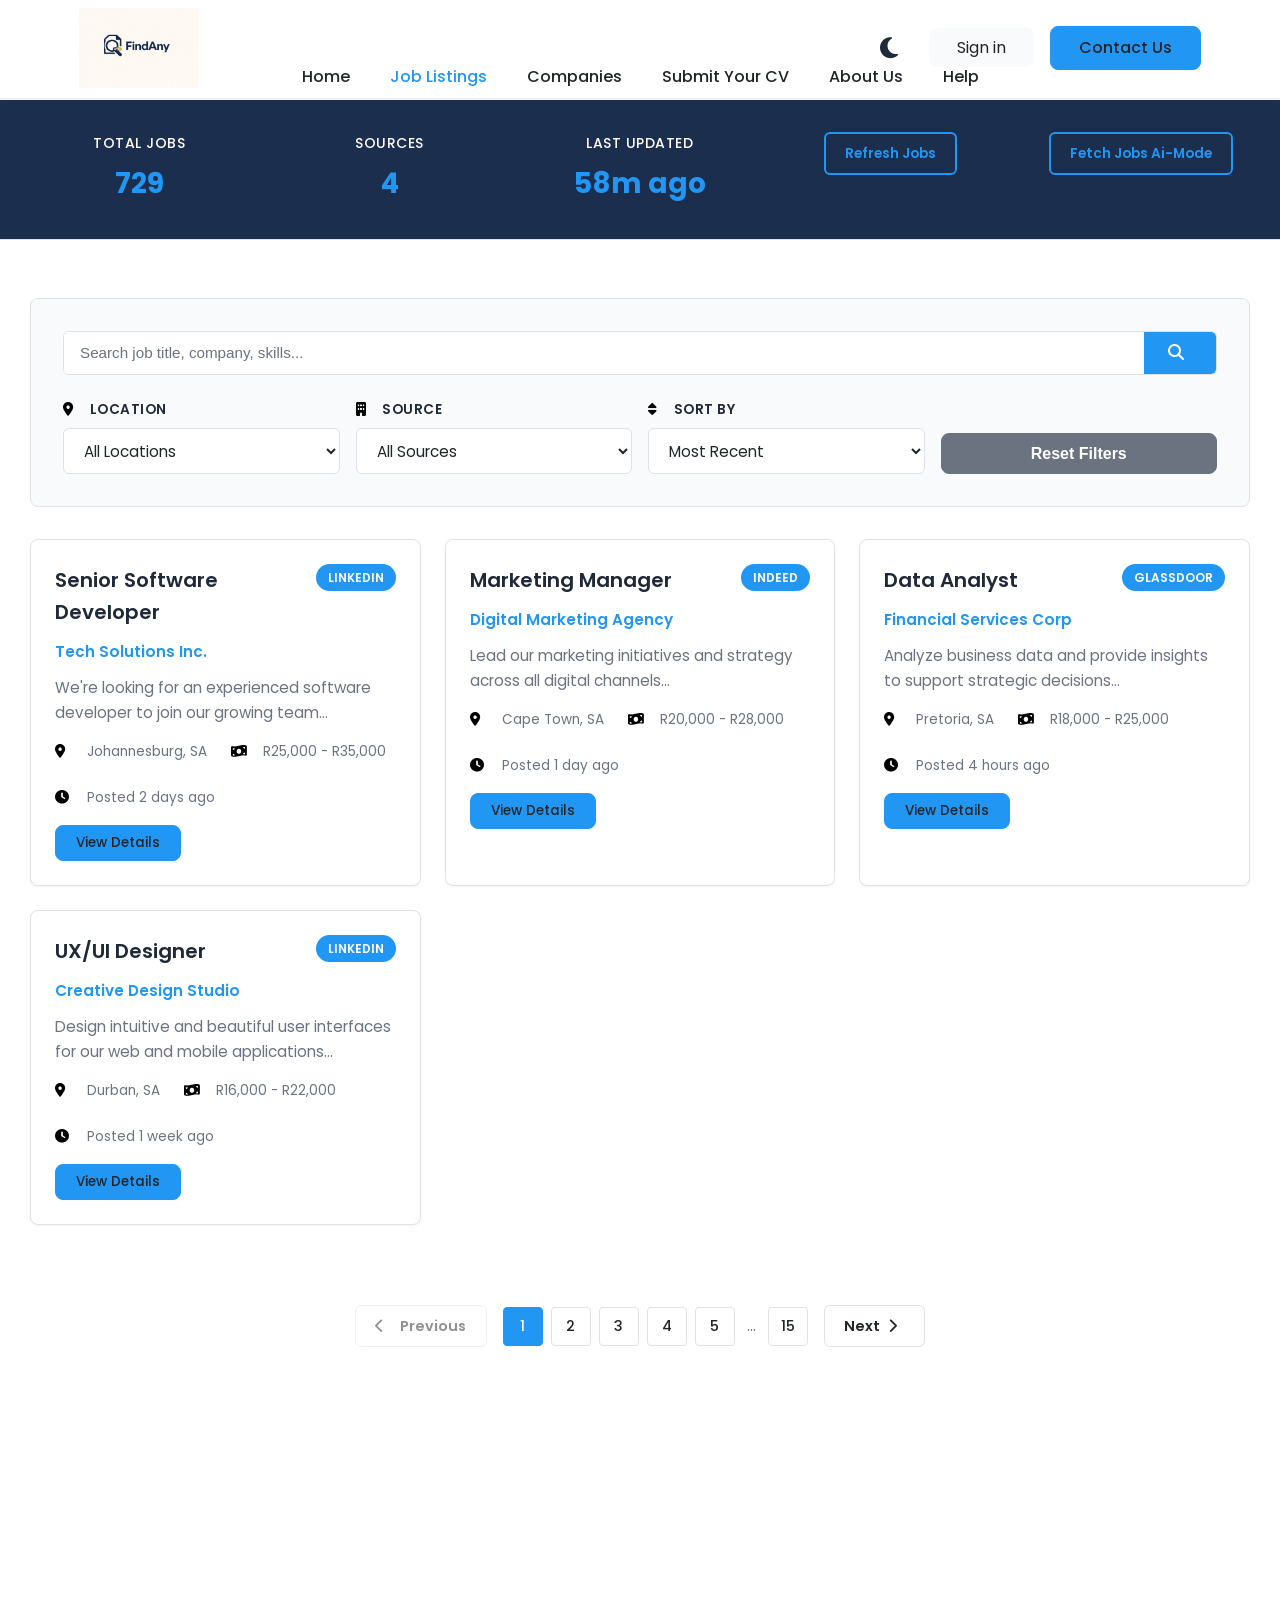
<file: jobs.html>
<!DOCTYPE html>
<html lang="en">
<head>
    <meta charset="UTF-8">
    <meta http-equiv="X-UA-Compatible" content="IE=edge">
    <meta name="viewport" content="width=device-width, initial-scale=1">
    <meta name="description" content="Find your dream job with FindFast - South Africa's leading job aggregator portal">
    <title>Job Listings | FindFast - Your Job Search Made Easy</title>
    <link rel="stylesheet" href="https://cdnjs.cloudflare.com/ajax/libs/font-awesome/6.5.1/css/all.min.css">
    <link rel="stylesheet" href="style/styles.css">
</head>
<body>
    <div id="wrapper">
        <header id="header">
            <nav class="navbar desktop-nav">
                <div class="container nav-container">
                    <div class="nav-header">
                        <a href="index.html" class="logo">
                            <img src="pictures/FindFast.png" alt="FindFast" width="172" height="72">
                        </a>
                        
                        <ul class="nav-right">
                            <li>
                                <button class="dark-mode-toggle" id="darkModeToggle" aria-label="Toggle dark mode">
                                    <i class="fas fa-moon"></i>
                                </button>
                            </li>
                            <li>
                                <a href="login.html" class="btn-signin">Sign in</a>
                            </li>
                            <li>
                                <a href="#contact" class="btn btn-primary">Contact Us</a>
                            </li>
                        </ul>
                    </div>
                    
                    <div class="main-nav">
                        <ul class="nav-menu">
                            <li><a href="index.html">Home</a></li>
                            <li><a href="jobs.html" class="active">Job Listings</a></li>
                            <li><a href="#companies">Companies</a></li>
                            <li><a href="#submit-cv">Submit Your CV</a></li>
                            <li><a href="#about">About Us</a></li>
                            <li><a href="#help">Help</a></li>
                        </ul>
                    </div>
                </div>
            </nav>

            <nav class="navbar mobile-nav">
                <div class="container mobile-container">
                    <a href="index.html" class="logo">
                        <img src="pictures/FindFast.png" alt="FindFast" width="95" height="40">
                    </a>
                    <button class="menu-toggle" aria-label="Toggle navigation">
                        <span class="menu-icon"></span>
                    </button>
                </div>
            </nav>

            <!-- Job Listing Stats Header -->
            <div class="jobs-stats-header">
                <div class="container">
                    <div class="stats-summary">
                        <div class="stat-box">
                            <span class="stat-label">Total Jobs</span>
                            <span class="stat-value">729</span>
                        </div>
                        <div class="stat-box">
                            <span class="stat-label">Sources</span>
                            <span class="stat-value">4</span>
                        </div>
                        <div class="stat-box">
                            <span class="stat-label">Last Updated</span>
                            <span class="stat-value">58m ago</span>
                        </div>
                        <div class="stat-box">
                            <button> refresh jobs</button>
                        </div>

                        <div class="stat-box">
                            <button> fetch jobs ai-mode</button>
                        </div>
                    </div>
                </div>
            </div>
        </header>

        <main>
            <section class="jobs-section">
                <div class="container">
                    <!-- Search and Filter Section -->
                    <div class="search-filter-section">
                        <div class="search-box">
                            <input type="text" class="search-input" placeholder="Search job title, company, skills...">
                            <button class="search-btn"><i class="fas fa-search"></i></button>
                        </div>

                        <div class="filters-container">
                            <div class="filter-group">
                                <label for="location-filter" class="filter-label">
                                    <i class="fas fa-map-marker-alt"></i> Location
                                </label>
                                <select id="location-filter" class="filter-select">
                                    <option value="">All Locations</option>
                                    <option value="johannesburg">Johannesburg</option>
                                    <option value="cape-town">Cape Town</option>
                                    <option value="durban">Durban</option>
                                    <option value="pretoria">Pretoria</option>
                                    <option value="bloemfontein">Bloemfontein</option>
                                </select>
                            </div>

                            <div class="filter-group">
                                <label for="source-filter" class="filter-label">
                                    <i class="fas fa-building"></i> Source
                                </label>
                                <select id="source-filter" class="filter-select">
                                    <option value="">All Sources</option>
                                    <option value="linkedin">LinkedIn</option>
                                    <option value="indeed">Indeed</option>
                                    <option value="glassdoor">Glassdoor</option>
                                    <option value="internal">Internal</option>
                                </select>
                            </div>

                            <div class="filter-group">
                                <label for="sort-filter" class="filter-label">
                                    <i class="fas fa-sort"></i> Sort By
                                </label>
                                <select id="sort-filter" class="filter-select">
                                    <option value="recent">Most Recent</option>
                                    <option value="relevant">Most Relevant</option>
                                    <option value="salary-high">Salary: High to Low</option>
                                    <option value="salary-low">Salary: Low to High</option>
                                </select>
                            </div>

                            <button class="btn btn-secondary reset-filters">Reset Filters</button>
                        </div>
                    </div>

                    <div class="jobs-container">
                        <!-- Job Listings will be displayed here -->
                        <div class="jobs-list">
                            <div class="job-card">
                                <div class="job-header">
                                    <h3 class="job-title">Senior Software Developer</h3>
                                    <span class="job-source">LinkedIn</span>
                                </div>
                                <p class="job-company">Tech Solutions Inc.</p>
                                <p class="job-description">We're looking for an experienced software developer to join our growing team...</p>
                                <div class="job-meta">
                                    <span class="job-location"><i class="fas fa-map-marker-alt"></i> Johannesburg, SA</span>
                                    <span class="job-salary"><i class="fas fa-money-bill-wave"></i> R25,000 - R35,000</span>
                                    <span class="job-date"><i class="fas fa-clock"></i> Posted 2 days ago</span>
                                </div>
                                <a href="#" class="btn btn-primary btn-sm">View Details</a>
                            </div>

                            <div class="job-card">
                                <div class="job-header">
                                    <h3 class="job-title">Marketing Manager</h3>
                                    <span class="job-source">Indeed</span>
                                </div>
                                <p class="job-company">Digital Marketing Agency</p>
                                <p class="job-description">Lead our marketing initiatives and strategy across all digital channels...</p>
                                <div class="job-meta">
                                    <span class="job-location"><i class="fas fa-map-marker-alt"></i> Cape Town, SA</span>
                                    <span class="job-salary"><i class="fas fa-money-bill-wave"></i> R20,000 - R28,000</span>
                                    <span class="job-date"><i class="fas fa-clock"></i> Posted 1 day ago</span>
                                </div>
                                <a href="#" class="btn btn-primary btn-sm">View Details</a>
                            </div>

                            <div class="job-card">
                                <div class="job-header">
                                    <h3 class="job-title">Data Analyst</h3>
                                    <span class="job-source">Glassdoor</span>
                                </div>
                                <p class="job-company">Financial Services Corp</p>
                                <p class="job-description">Analyze business data and provide insights to support strategic decisions...</p>
                                <div class="job-meta">
                                    <span class="job-location"><i class="fas fa-map-marker-alt"></i> Pretoria, SA</span>
                                    <span class="job-salary"><i class="fas fa-money-bill-wave"></i> R18,000 - R25,000</span>
                                    <span class="job-date"><i class="fas fa-clock"></i> Posted 4 hours ago</span>
                                </div>
                                <a href="#" class="btn btn-primary btn-sm">View Details</a>
                            </div>

                            <div class="job-card">
                                <div class="job-header">
                                    <h3 class="job-title">UX/UI Designer</h3>
                                    <span class="job-source">LinkedIn</span>
                                </div>
                                <p class="job-company">Creative Design Studio</p>
                                <p class="job-description">Design intuitive and beautiful user interfaces for our web and mobile applications...</p>
                                <div class="job-meta">
                                    <span class="job-location"><i class="fas fa-map-marker-alt"></i> Durban, SA</span>
                                    <span class="job-salary"><i class="fas fa-money-bill-wave"></i> R16,000 - R22,000</span>
                                    <span class="job-date"><i class="fas fa-clock"></i> Posted 1 week ago</span>
                                </div>
                                <a href="#" class="btn btn-primary btn-sm">View Details</a>
                            </div>
                        </div>
                    </div>

                    <!-- Pagination -->
                    <div class="pagination">
                        <button class="pagination-btn pagination-prev" disabled>
                            <i class="fas fa-chevron-left"></i> Previous
                        </button>
                        
                        <div class="pagination-numbers">
                            <button class="pagination-num active" data-page="1">1</button>
                            <button class="pagination-num" data-page="2">2</button>
                            <button class="pagination-num" data-page="3">3</button>
                            <button class="pagination-num" data-page="4">4</button>
                            <button class="pagination-num" data-page="5">5</button>
                            <span class="pagination-ellipsis">...</span>
                            <button class="pagination-num" data-page="15">15</button>
                        </div>
                        
                        <button class="pagination-btn pagination-next">
                            Next <i class="fas fa-chevron-right"></i>
                        </button>
                    </div>
                </div>
            </section>
        </main>

        <footer id="footer">
            <div class="footer-content">
                <div class="container">
                    <div class="footer-grid">
                        <div class="footer-section">
                            <h4>Designed for Job Seekers and Employers</h4>
                        </div>
                    </div>
                    <div class="footer-grid">
                        <div class="footer-contact">
                            <p><strong>My Company</strong><br>
                            8000 Marina Blvd, Suite 300<br>
                            Brisbane CA 94005<br>
                            United States</p>
                            <ul class="contact-list">
                                <li><i class="fas fa-phone"></i><a href="tel:+1 555-555-5556">+1 555-555-5556</a></li>
                                <li><i class="fas fa-envelope"></i><a href="mailto:hello@mycompany.com">hello@mycompany.com</a></li>
                            </ul>
                            <div class="social-media">
                                <a href="#" class="social-icon" aria-label="Facebook"><i class="fab fa-facebook-f"></i></a>
                                <a href="#" class="social-icon" aria-label="Twitter"><i class="fab fa-twitter"></i></a>
                                <a href="#" class="social-icon" aria-label="Instagram"><i class="fab fa-instagram"></i></a>
                                <a href="#" class="social-icon" aria-label="LinkedIn"><i class="fab fa-linkedin-in"></i></a>
                            </div>
                        </div>
                        <div class="footer-about">
                            <p>FindFast is a comprehensive job aggregator platform that brings together opportunities from South Africa's leading job boards. Our mission is to simplify your job search by providing a single platform where you can discover, compare, and apply for thousands of positions across multiple industries.</p>
                            <p><a href="#contact" class="btn btn-lg btn-primary">Get in touch</a></p>
                        </div>
                    </div>
                </div>
            </div>
            <div class="footer-copyright">
                <div class="container">
                    <p>Copyright © Company name</p>
                </div>
            </div>
        </footer>
    </div>

    <script>
        // Dark Mode Toggle
        const darkModeToggle = document.getElementById('darkModeToggle');
        const htmlElement = document.documentElement;

        // Check for saved dark mode preference or system preference
        function initDarkMode() {
            const savedMode = localStorage.getItem('darkMode');
            const prefersDark = window.matchMedia('(prefers-color-scheme: dark)').matches;
            
            if (savedMode === 'true' || (!savedMode && prefersDark)) {
                htmlElement.classList.add('dark-mode');
                updateToggleIcon();
            }
        }

        function updateToggleIcon() {
            if (htmlElement.classList.contains('dark-mode')) {
                darkModeToggle.innerHTML = '<i class="fas fa-sun"></i>';
            } else {
                darkModeToggle.innerHTML = '<i class="fas fa-moon"></i>';
            }
        }

        darkModeToggle.addEventListener('click', () => {
            htmlElement.classList.toggle('dark-mode');
            const isDarkMode = htmlElement.classList.contains('dark-mode');
            localStorage.setItem('darkMode', isDarkMode);
            updateToggleIcon();
        });

        // Initialize on page load
        initDarkMode();

        // Stats Header Hide/Show on Scroll
        const statsHeader = document.querySelector('.jobs-stats-header');
        let lastScrollTop = 0;

        window.addEventListener('scroll', () => {
            const scrollTop = window.pageYOffset || document.documentElement.scrollTop;
            
            if (scrollTop > lastScrollTop) {
                // Scrolling down
                statsHeader.classList.add('hide');
            } else {
                // Scrolling up
                statsHeader.classList.remove('hide');
            }
            
            lastScrollTop = scrollTop <= 0 ? 0 : scrollTop;
        });
    </script>
</body>
</html>
</file>
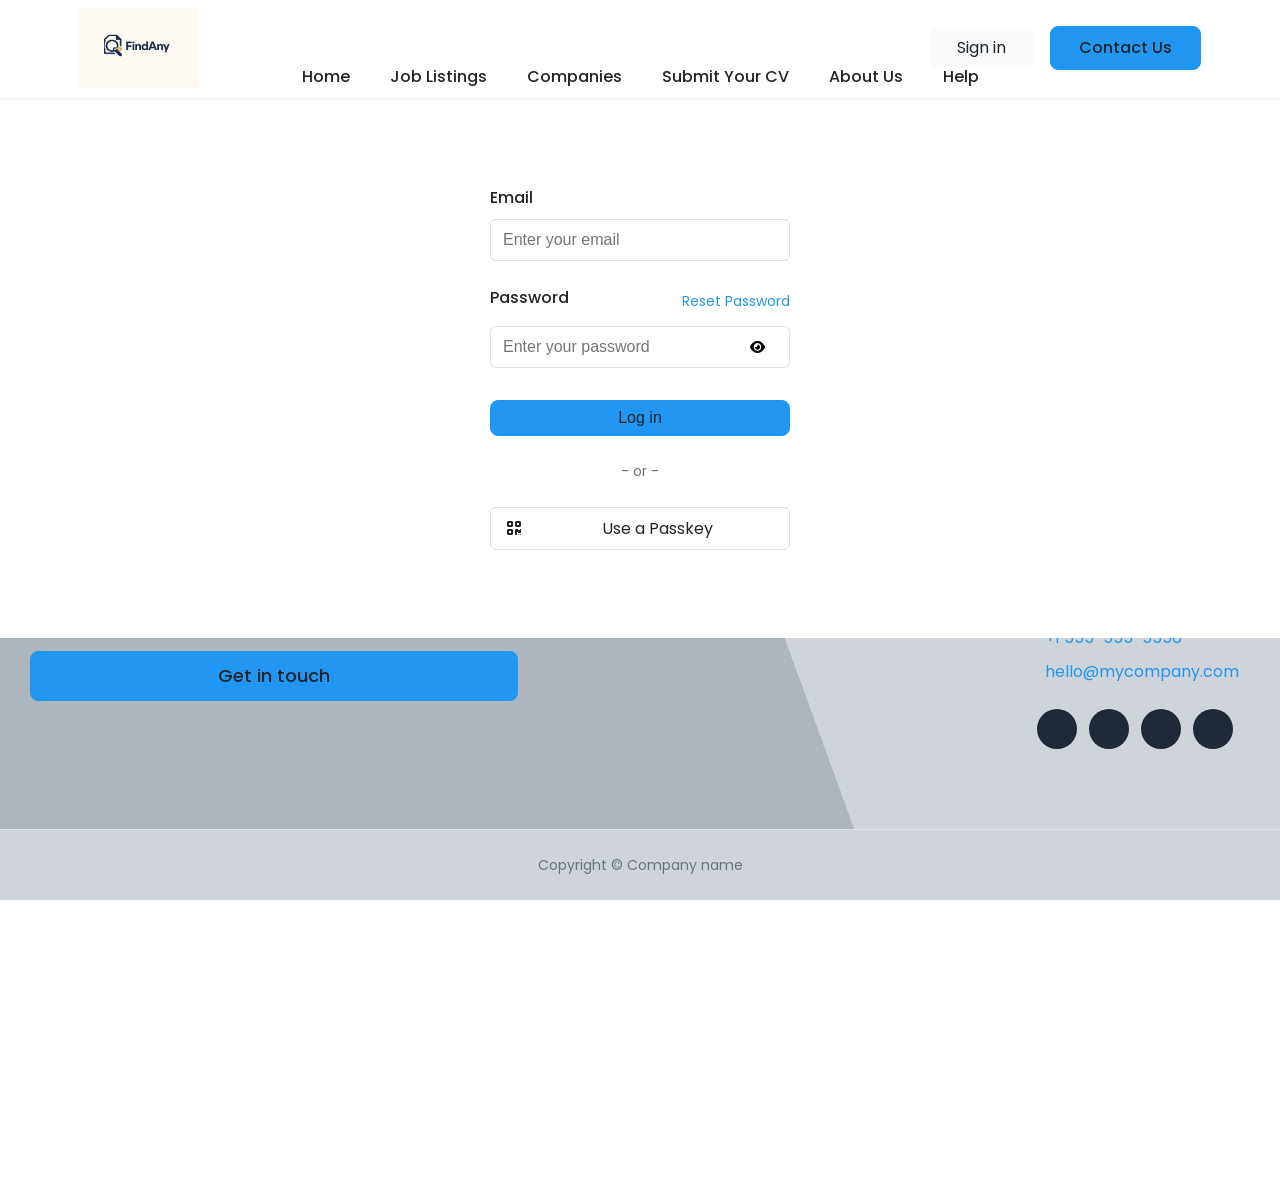
<file: login.html>
<!DOCTYPE html>
<html lang="en">
<head>
    <meta charset="UTF-8">
    <meta http-equiv="X-UA-Compatible" content="IE=edge">
    <meta name="viewport" content="width=device-width, initial-scale=1">
    <title>Login | FindFast</title>
    <link rel="stylesheet" href="https://cdnjs.cloudflare.com/ajax/libs/font-awesome/6.5.1/css/all.min.css">
    <link rel="stylesheet" href="style/styles.css">
</head>
<body class="login-page">
    <div id="wrapper">
        <header id="header">
            <nav class="navbar desktop-nav">
                <div class="container nav-container">
                    <div class="nav-header">
                        <a href="index.html" class="logo">
                            <img src="pictures/FindFast.png" alt="FindFast" width="172" height="72">
                        </a>
                        
                        <ul class="nav-right">
                            <li>
                                <a href="login.html" class="btn-signin">Sign in</a>
                            </li>
                            <li>
                                <a href="#contact" class="btn btn-primary">Contact Us</a>
                            </li>
                        </ul>
                    </div>
                    
                    <div class="main-nav">
                        <ul class="nav-menu">
                            <li><a href="index.html">Home</a></li>
                            <li><a href="#jobs">Job Listings</a></li>
                            <li><a href="#companies">Companies</a></li>
                            <li><a href="#submit-cv">Submit Your CV</a></li>
                            <li><a href="#about">About Us</a></li>
                            <li><a href="#help">Help</a></li>
                        </ul>
                    </div>
                </div>
            </nav>

            <nav class="navbar mobile-nav">
                <div class="container mobile-container">
                    <a href="index.html" class="logo">
                        <img src="pictures/FindFast.png" alt="FindFast" width="95" height="40">
                    </a>
                    <button class="menu-toggle" aria-label="Toggle navigation">
                        <span class="menu-icon"></span>
                    </button>
                </div>
            </nav>
        </header>

        <main>
            <div class="login-container">
                <form class="login-form" method="post" action="/login">
                    <div class="form-group">
                        <label for="login">Email</label>
                        <input type="email" name="login" id="login" class="form-control" placeholder="Enter your email" required autocomplete="username">
                    </div>

                    <div class="form-group">
                        <div class="password-header">
                            <label for="password">Password</label>
                            <a href="#reset" class="reset-link">Reset Password</a>
                        </div>
                        <div class="password-input">
                            <input type="password" name="password" id="password" class="form-control" placeholder="Enter your password" required autocomplete="current-password" maxlength="4096">
                            <button type="button" class="btn-show-password" aria-label="Show password">
                                <i class="fas fa-eye"></i>
                            </button>
                        </div>
                    </div>

                    <div class="form-actions">
                        <button type="submit" class="btn btn-primary btn-block">Log in</button>
                        
                        <div class="divider">
                            <span>- or -</span>
                        </div>
                        
                        <div class="alternative-login">
                            <a href="#passkey" class="btn-passkey">
                                <i class="fas fa-qrcode"></i>
                                <span>Use a Passkey</span>
                            </a>
                        </div>
                    </div>
                </form>
            </div>
        </main>

        <footer id="footer">
            <div class="footer-content">
                <div class="container">
                    <div class="footer-grid">
                        <div class="footer-section">
                            <h4>Designed for companies</h4>
                        </div>
                    </div>
                    <div class="footer-grid">
                        <div class="footer-about">
                            <p>We are a team of passionate people whose goal is to improve everyone's life through disruptive products. We build great products to solve your business problems. Our products are designed for small to medium size companies willing to optimize their performance.</p>
                            <p><a href="#contact" class="btn btn-lg btn-primary">Get in touch</a></p>
                        </div>
                        <div class="footer-contact">
                            <p><strong>My Company</strong><br>
                            8000 Marina Blvd, Suite 300<br>
                            Brisbane CA 94005<br>
                            United States</p>
                            <ul class="contact-list">
                                <li><i class="icon-phone"></i><a href="tel:+1 555-555-5556">+1 555-555-5556</a></li>
                                <li><i class="icon-email"></i><a href="mailto:hello@mycompany.com">hello@mycompany.com</a></li>
                            </ul>
                            <div class="social-media">
                                <a href="#" class="social-icon facebook" aria-label="Facebook"></a>
                                <a href="#" class="social-icon twitter" aria-label="Twitter"></a>
                                <a href="#" class="social-icon instagram" aria-label="Instagram"></a>
                                <a href="#" class="social-icon linkedin" aria-label="LinkedIn"></a>
                            </div>
                        </div>
                    </div>
                </div>
            </div>
            <div class="footer-copyright">
                <div class="container">
                    <p>Copyright © Company name</p>
                </div>
            </div>
        </footer>
    </div>
</body>
</html>
</file>
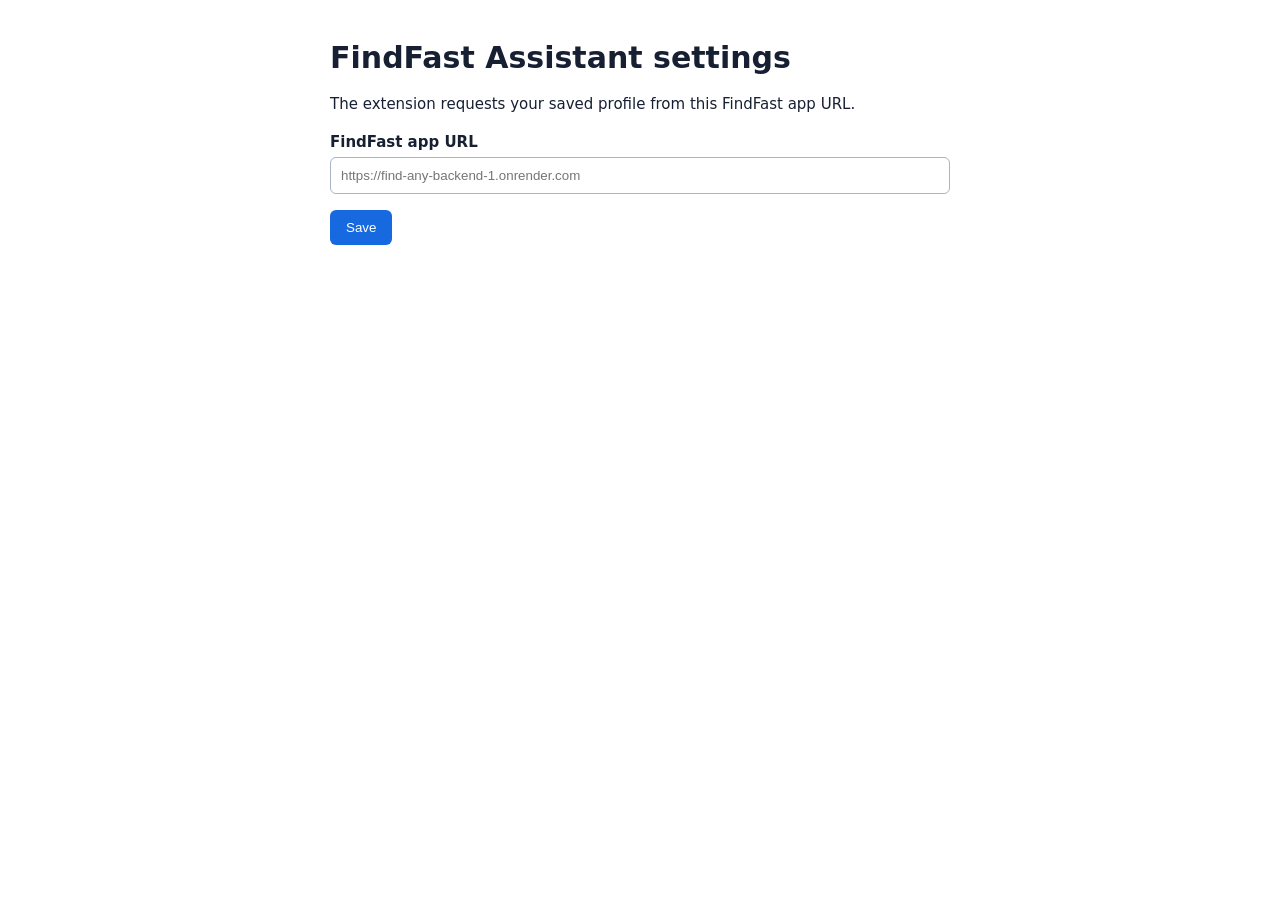
<file: chrome_extension/options.html>
<!doctype html>
<html lang="en">
<head>
  <meta charset="utf-8">
  <title>FindFast Assistant settings</title>
  <style>
    body { max-width: 620px; margin: 40px auto; padding: 0 20px; font: 15px system-ui, sans-serif; color: #172033; }
    label { display: block; margin: 20px 0 6px; font-weight: 600; }
    input { width: 100%; box-sizing: border-box; padding: 10px; border: 1px solid #aab4c4; border-radius: 6px; }
    button { margin-top: 16px; padding: 10px 16px; border: 0; border-radius: 6px; background: #1769e0; color: #fff; cursor: pointer; }
    #status { margin-left: 10px; color: #087443; }
  </style>
</head>
<body>
  <h1>FindFast Assistant settings</h1>
  <p>The extension requests your saved profile from this FindFast app URL.</p>
  <label for="appUrl">FindFast app URL</label>
  <input id="appUrl" type="url" placeholder="https://find-any-backend-1.onrender.com">
  <button id="save" type="button">Save</button><span id="status" role="status"></span>
  <script src="options.js"></script>
</body>
</html>
</file>
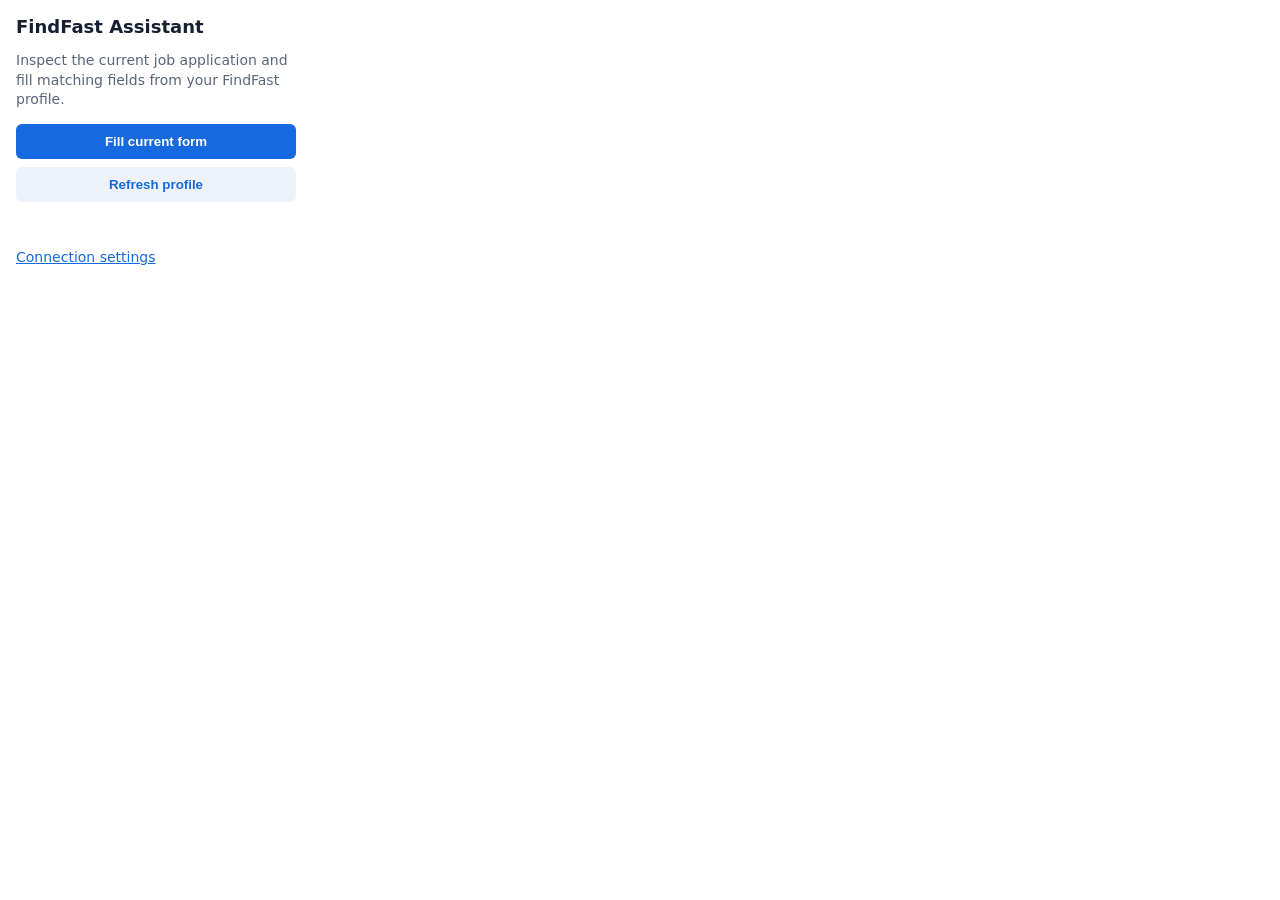
<file: chrome_extension/popup.html>
<!doctype html>
<html lang="en">
<head>
  <meta charset="utf-8">
  <title>FindFast Assistant</title>
  <style>
    body { width: 280px; margin: 0; padding: 16px; font: 14px system-ui, sans-serif; color: #172033; }
    h1 { margin: 0 0 8px; font-size: 18px; }
    p { color: #596579; line-height: 1.4; }
    button { width: 100%; padding: 10px; border: 0; border-radius: 6px; background: #1769e0; color: white; cursor: pointer; font-weight: 600; }
    button:disabled { opacity: .6; cursor: wait; }
    button.secondary { margin-top: 8px; background: #eef3fb; color: #1769e0; }
    #status { min-height: 20px; margin-top: 12px; }
    .error { color: #b42318; }
    .success { color: #087443; }
    a { color: #1769e0; }
  </style>
</head>
<body>
  <h1>FindFast Assistant</h1>
  <p>Inspect the current job application and fill matching fields from your FindFast profile.</p>
  <button id="fill" type="button">Fill current form</button>
  <button id="refreshProfile" class="secondary" type="button">Refresh profile</button>
  <div id="status" role="status"></div>
  <p><a href="options.html" target="_blank">Connection settings</a></p>
  <script src="popup.js"></script>
</body>
</html>
</file>
<file: style/styles.css>
/* ==========================================
   FindFast - Optimized Clean Styles
   ========================================== */

/* Fonts Import */
@import url('https://fonts.googleapis.com/css2?family=Poppins:wght@300;400;600;700&display=swap');

/* CSS Custom Properties */
:root {
    /* Brand Colors */
    --primary-color: #2196F3;
    --primary-hover: #42A5F5;
    --primary-active: #64B5F6;
    --primary-border: #1E88E5;
    
    /* Text Colors */
    --body-bg: #FFFFFF;
    --body-color: #212529;
    --text-muted: #6B7280;
    --text-dark: #1F2937;
    
    /* Background Colors */
    --bg-light: #F3F4F6;
    --bg-lighter: #F9FAFB;
    
    /* Border & Shadows */
    --border-color: #DEE2E6;
    --shadow-rgb: 33, 150, 243;
    
    /* Icon Colors */
    --icon-color: #000000;
    
    /* Text-on-accent (readable text/icons over the blue accent) */
    --on-accent-color: #FFFFFF;
    
    /* Button Colors */
    --btn-color: #212529;
    --btn-bg: #2196F3;
    --btn-hover-bg: #42A5F5;
    --btn-active-bg: #64B5F6;
    --btn-border: #2196F3;
    --btn-hover-border: #1E88E5;
    --btn-shadow: inset 0 3px 5px rgba(0, 0, 0, 0.125);
    
    /* Layout */
    --container-max-width: 1250px;
    
    /* Fonts */
    --font-family: 'Poppins', -apple-system, BlinkMacSystemFont, 'Segoe UI', Roboto, 'Helvetica Neue', Arial, sans-serif;
}

/* Dark Mode Variables */
:root.dark-mode {
    /* Brand Colors */
    --primary-color: #FFC107;
    --primary-hover: #FFCA28;
    --primary-active: #FFD54F;
    --primary-border: #FFB300;
    
    /* Text Colors */
    --body-bg: #030c16;
    --body-color: #e0e0e0;
    --text-muted: #a0a0a0;
    --text-dark: #d0d0d0;
    
    /* Background Colors */
    --bg-light: #051220;
    --bg-lighter: #081120;
    
    /* Border & Shadows */
    --border-color: #2a3f5a;
    --shadow-rgb: 255, 193, 7;
    
    /* Icon Colors */
    --icon-color: #FFFFFF;
    
    /* Text-on-accent (readable text/icons over the yellow accent) */
    --on-accent-color: #1A1A1A;
    
    /* Button Colors */
    --btn-color: #1A1A1A;
    --btn-bg: #FFC107;
    --btn-hover-bg: #FFCA28;
    --btn-active-bg: #FFD54F;
    --btn-border: #FFC107;
    --btn-hover-border: #FFB300;
}

/* Reset & Base */
*, *::before, *::after {
    margin: 0;
    padding: 0;
    box-sizing: border-box;
}

html {
    font-size: 16px;
    scroll-behavior: smooth;
}

body {
    font-family: var(--font-family);
    line-height: 1.6;
    color: var(--body-color);
    background-color: var(--body-bg);
    position: relative;
}

img {
    max-width: 100%;
    height: auto;
    display: block;
}

a {
    text-decoration: none;
    color: inherit;
    transition: color 0.3s ease;
}

ul {
    list-style: none;
}

/* Layout */
.container {
    max-width: var(--container-max-width);
    margin: 0 auto;
    padding: 0 15px;
}

.container-fluid {
    width: 100%;
    padding: 0;
}

#wrapper {
    min-height: 100vh;
    display: flex;
    flex-direction: column;
}

main {
    flex: 1;
}

/* Typography */
h1 {
    font-size: 3rem;
    font-weight: 700;
    line-height: 1.2;
    margin-bottom: 1rem;
}

h2 {
    font-size: 2rem;
    font-weight: 600;
    line-height: 1.3;
    margin-bottom: 1rem;
}

h4 {
    font-size: 1.25rem;
    font-weight: 600;
    margin-bottom: 1rem;
}

.lead {
    font-size: 1.125rem;
    line-height: 1.7;
    color: var(--text-muted);
}

/* Buttons */
.btn {
    display: inline-block;
    padding: 0.5rem 1.75rem;
    border: 1px solid var(--btn-border);
    border-radius: 8px;
    font-size: 1rem;
    font-weight: 500;
    cursor: pointer;
    text-align: center;
    transition: all 0.3s ease;
}

.btn-primary {
    background-color: var(--btn-bg);
    color: var(--btn-color);
    border-color: var(--btn-border);
}

.btn-primary:hover {
    background-color: var(--btn-hover-bg);
    border-color: var(--btn-hover-border);
}

.btn-primary:active {
    background-color: var(--btn-active-bg);
    border-color: var(--btn-hover-border);
    box-shadow: var(--btn-shadow);
}

.btn-primary:focus {
    box-shadow: 0 0 0 0.25rem rgba(var(--shadow-rgb), 0.5);
}

.btn-primary:disabled {
    opacity: 0.65;
    cursor: not-allowed;
}

.btn-dark {
    background-color: var(--body-color);
    color: #FFFFFF;
    border-color: var(--body-color);
}

.btn-dark:hover {
    background-color: var(--text-dark);
    border-color: var(--text-dark);
}

.btn-lg {
    padding: 1rem 2rem;
    font-size: 1.125rem;
    height: 50px;
    display: flex;
    align-items: center;
    justify-content: center;
}

.btn-block {
    display: block;
    width: 100%;
}

.btn-signin {
    background-color: var(--bg-lighter);
    padding: 0.5rem 1.75rem;
    border-radius: 8px;
}

.btn-signin:hover {
    background-color: var(--bg-light);
}

/* Dark Mode Toggle */
.dark-mode-toggle {
    background-color: transparent;
    border: none;
    color: var(--text-dark);
    font-size: 1.5rem;
    cursor: pointer;
    display: flex;
    align-items: center;
    justify-content: center;
    width: 40px;
    height: 40px;
    border-radius: 50%;
    transition: all 0.3s ease;
    padding: 0;
}

.dark-mode-toggle:hover {
    background-color: var(--bg-light);
    transform: scale(1.1);
}

.dark-mode-toggle i {
    transition: transform 0.3s ease;
}

.btn-search {
    display: flex;
    align-items: center;
    justify-content: center;
    width: 40px;
    height: 40px;
    border-radius: 50%;
    background-color: var(--bg-lighter);
}

.btn-search:hover {
    background-color: var(--bg-light);
}

/* Header & Navigation */
#header {
    position: sticky;
    top: 0;
    z-index: 2000;
    background-color: #FFFFFF;
    box-shadow: 0 1px 3px rgba(0, 0, 0, 0.1);
}

.navbar {
    padding: 0.5rem 0;
}

.mobile-nav {
    display: none;
}

.nav-container {
    display: flex;
    flex-direction: column;
    max-width: 90%;
    padding: 0 15px;
}

.nav-header {
    display: flex;
    justify-content: flex-start;
    align-items: center;
    gap: 1rem;
    padding-bottom: 0;
    margin-bottom: -1.5rem;
    width: 100%;
}

.nav-left,
.nav-right {
    display: flex;
    align-items: center;
    gap: 1rem;
}

.nav-right {
    justify-content: flex-end;
    margin-left: auto;
    padding-right: 0;
}

.nav-phone {
    display: flex;
    align-items: center;
    gap: 0.5rem;
    padding: 0.5rem;
    color: var(--text-muted);
    font-size: 0.875rem;
}

.logo {
    display: flex;
    justify-content: flex-start;
    margin-right: 0;
    padding-right: 0;
    flex-shrink: 0;
}

.logo img {
    height: 80px;
    width: auto;
}

.main-nav {
    display: flex;
    justify-content: center;
}

.nav-menu {
    display: flex;
    gap: 0.5rem;
}

.nav-menu a {
    padding: 0.5rem 1rem;
    color: var(--body-color);
    font-weight: 500;
    border-radius: 0.25rem;
}

.nav-menu a:hover,
.nav-menu a.active {
    color: var(--primary-color);
}

.menu-toggle {
    display: none;
    background: none;
    border: none;
    cursor: pointer;
    padding: 0.5rem;
}

.menu-icon {
    display: block;
    width: 24px;
    height: 2px;
    background-color: var(--body-color);
    position: relative;
}

.menu-icon::before,
.menu-icon::after {
    content: '';
    position: absolute;
    width: 100%;
    height: 2px;
    background-color: var(--body-color);
    left: 0;
}

.menu-icon::before {
    top: -8px;
}

.menu-icon::after {
    bottom: -8px;
}

/* Hero Section */
.hero-section {
    padding: 3rem 0;
    background-color: var(--bg-light);
}

.hero-grid {
    display: grid;
    grid-template-columns: repeat(12, 1fr);
    grid-template-rows: repeat(13, 29px);
    gap: 1.5rem;
}

.hero-content {
    grid-column: 8 / 13;
    grid-row: 1 / 8;
    display: flex;
    flex-direction: column;
    justify-content: center;
    padding: 1.5rem;
}

.hero-image {
    overflow: hidden;
    border-radius: 0.5rem;
    position: relative;
    z-index: 10;
}

.hero-image img {
    width: 100%;
    height: 100%;
    object-fit: cover;
}

.hero-image.image-1 {
    grid-column: 1 / 5;
    grid-row: 1 / 4;
}

.hero-image.image-2 {
    grid-column: 5 / 8;
    grid-row: 1 / 8;
}

.hero-image.image-3 {
    grid-column: 1 / 5;
    grid-row: 4 / 11;
}

.hero-image.image-4 {
    grid-column: 5 / 13;
    grid-row: 8 / 11;
}

/* Stats Section */
.stats-section {
    padding: 0;
    background-color: #1b2e4e;
    position: relative;
    margin-top: -1px;
}

.wave-divider {
    position: absolute;
    top: 0;
    left: 0;
    width: 100%;
    height: 300px;
    transform: translateY(-100%);
    display: block;
    z-index: 0;
}

.stats-section .container {
    padding-top: 5rem;
    padding-bottom: 5rem;
}

.stats-grid {
    display: grid;
    grid-template-columns: 5fr 3fr 3fr;
    gap: 2rem;
}

.stats-intro {
    padding-right: 2rem;
}

.stats-intro h2,
.stats-intro p {
    color: #FFFFFF;
}

.stats-column {
    display: flex;
    flex-direction: column;
    gap: 2.5rem;
}

.stat-item {
    padding-bottom: 1.5rem;
    border-bottom: 1px solid rgba(255, 255, 255, 0.2);
}

.stat-item:last-child {
    border-bottom: none;
    padding-bottom: 0;
}

.stat-item p {
    color: #FFFFFF;
}

.stat-number {
    font-size: 2rem;
    font-weight: 700;
    display: block;
    margin-bottom: 0.5rem;
    color: #FFFFFF;
}

/* Split Section */
.split-section {
    background-color: var(--bg-lighter);
}

.split-content {
    display: grid;
    grid-template-columns: 1fr 1fr;
}

.split-text {
    padding: 5rem 3rem;
    display: flex;
    flex-direction: column;
    justify-content: center;
    align-items: flex-start;
    background-color: var(--primary-color);
    color: var(--on-accent-color);
}

.split-text h2 {
    color: var(--on-accent-color);
}

.split-text p {
    color: rgba(255,255,255,0.95);
    margin-bottom: 1.5rem;
}

.split-image {
    padding: 0;
    height: 60vh; /* Set container height */
    overflow: hidden;
    border-radius: 0.5rem;
}

.split-image img {
    width: 100%;
    height: 100%;
    object-fit: cover;
}

/* Partners Section */
.partners-section {
    padding: 5rem 0;
    background-color: #FFFFFF;
    text-align: center;
}

.partners-section h2 {
    margin-bottom: 1rem;
}

.partners-section .lead {
    margin-bottom: 0.5rem;
}

.partners-grid {
    display: grid;
    grid-template-columns: repeat(6, 1fr);
    gap: 2rem;
    margin-top: 3rem;
}

.partner-logo {
    display: flex;
    align-items: center;
    justify-content: center;
    padding: 1rem;
}

.partner-logo img {
    max-height: 60px;
    opacity: 0.7;
    transition: opacity 0.3s ease;
}

.partner-logo img:hover {
    opacity: 1;
}

/* Gallery Section */
.gallery-section {
    padding: 4rem 0;
    background-color: #FFFFFF;
}

.gallery-grid {
    display: grid;
    grid-template-columns: repeat(12, 1fr);
    grid-template-rows: repeat(16, 36px);
    gap: 1rem;
    padding: 0 1rem;
}

.gallery-item {
    overflow: hidden;
    border-radius: 0.5rem;
}

.gallery-item img {
    width: 100%;
    height: 100%;
    object-fit: cover;
}

.gallery-item.item-1 {
    grid-column: 1 / 2;
    grid-row: 2 / 10;
}

.gallery-item.item-2 {
    grid-column: 2 / 5;
    grid-row: 1 / 6;
}

.gallery-item.item-3 {
    grid-column: 2 / 5;
    grid-row: 6 / 11;
}

.gallery-item.item-4 {
    grid-column: 5 / 8;
    grid-row: 2 / 10;
}

.gallery-item.item-5 {
    grid-column: 8 / 11;
    grid-row: 1 / 11;
}

.gallery-item.item-6 {
    grid-column: 11 / 13;
    grid-row: 2 / 10;
}

.gallery-text {
    grid-column: 2 / 9;
    grid-row: 12 / 17;
    padding: 1rem;
    display: flex;
    flex-direction: column;
    justify-content: center;
}

.gallery-cta {
    grid-column: 9 / 12;
    grid-row: 12 / 14;
    padding: 1rem;
    display: flex;
    align-items: center;
    justify-content: flex-end;
}

/* Footer - Normal positioning first */
#footer {
    background: linear-gradient(70deg, #ADB5BD 0%, #ADB5BD 60%, #ced4da 60%, #ced4da 100%);
}

/* On larger screens, enable footer slideout effect */
@media (min-width: 993px) {
    body {
        overflow-x: hidden;
    }
    
    #wrapper {
        position: relative;
        background-color: #FFFFFF;
        z-index: 1000;
        min-height: 100vh;
        padding-bottom: 550px; /* Space to reveal footer when scrolling */
        isolation: isolate; /* Create stacking context */
    }
    
    main {
        position: relative;
        z-index: 1000;
        background-color: #FFFFFF;
    }

    #footer {
        position: fixed;
        bottom: 0;
        left: 0;
        right: 0;
        z-index: 1;
        width: 100%;
    }
}

.footer-content {
    padding: 3rem 0;
    border-bottom: 1px solid var(--border-color);
}

.footer-grid {
    display: grid;
    grid-template-columns: 4fr 2fr 4fr;
    gap: 0;
    margin-bottom: 2rem;
    align-items: start;
}

.footer-grid:first-child {
    grid-template-columns: 1fr;
    margin-bottom: 1.5rem;
}

.footer-about {
    padding: 0;
    order: 1;
    grid-column: 1;
}

.footer-contact {
    padding: 0;
    order: 3;
    grid-column: 3;
    margin-left: auto;
}

.footer-about p {
    margin-bottom: 1rem;
    color: var(--text-muted);
}

.contact-list {
    margin: 1rem 0;
}

.contact-list li {
    margin-bottom: 0.5rem;
    color: var(--text-muted);
}

.contact-list a {
    color: var(--primary-color);
}

.contact-list a:hover {
    text-decoration: underline;
}

.social-media {
    display: flex;
    gap: 0.75rem;
    margin-top: 1.5rem;
}

.social-icon {
    display: flex;
    align-items: center;
    justify-content: center;
    width: 40px;
    height: 40px;
    border-radius: 50%;
    background-color: var(--text-dark);
    color: #FFFFFF;
    transition: background-color 0.3s ease;
    font-size: 1.125rem;
}

.social-icon i {
    margin: 0;
}

.social-icon:hover {
    background-color: var(--primary-color);
    color: var(--on-accent-color);
}

.footer-copyright {
    padding: 1.5rem 0;
    text-align: center;
    color: var(--text-muted);
    font-size: 0.875rem;
    background:  #ced4da 100%;
}

/* Login Page */
.login-page main {
    min-height: 60vh;
    display: flex;
    align-items: center;
    justify-content: center;
    padding: 3rem 0;
    background-color: #FFFFFF;
}

.login-container {
    max-width: 300px;
    width: 100%;
    padding: 0;
    background-color: transparent;
    border-radius: 0;
    box-shadow: none;
}

.login-form {
    width: 100%;
}

.form-group {
    margin-bottom: 1.5rem;
}

.form-group label {
    display: block;
    margin-bottom: 0.5rem;
    font-weight: 500;
    color: var(--body-color);
}

.form-control {
    width: 100%;
    padding: 0.5rem 0.75rem;
    border: 1px solid var(--border-color);
    border-radius: 0.375rem;
    font-size: 1rem;
    line-height: 1.5;
    transition: border-color 0.3s ease, box-shadow 0.3s ease;
}

.form-control:focus {
    outline: none;
    border-color: var(--primary-color);
    box-shadow: 0 0 0 3px rgba(59,130,246,0.1);
}

.password-header {
    display: flex;
    justify-content: space-between;
    align-items: center;
    margin-bottom: 0.5rem;
}

.reset-link {
    font-size: 0.875rem;
    color: var(--primary-color);
}

.reset-link:hover {
    text-decoration: underline;
}

.password-input {
    display: flex;
    gap: 0;
}

.password-input .form-control {
    border-top-right-radius: 0;
    border-bottom-right-radius: 0;
    border-right: none;
}

.btn-show-password {
    padding: 0 1rem;
    border: 1px solid var(--border-color);
    border-left: none;
    border-top-right-radius: 0.375rem;
    border-bottom-right-radius: 0.375rem;
    background-color: #FFFFFF;
    cursor: pointer;
}

.btn-show-password:hover {
    background-color: var(--bg-lighter);
}

.form-actions {
    margin-top: 2rem;
}

.divider {
    text-align: center;
    margin: 1.5rem 0;
    color: var(--text-muted);
    font-size: 0.875rem;
}

.alternative-login {
    margin-top: 1rem;
}

.btn-passkey {
    display: flex;
    align-items: center;
    gap: 0.75rem;
    padding: 0.5rem 1rem;
    width: 100%;
    border: 1px solid var(--border-color);
    border-radius: 0.375rem;
    background-color: #FFFFFF;
    cursor: pointer;
}

.btn-passkey:hover {
    background-color: var(--bg-lighter);
}

.btn-passkey span {
    flex: 1;
    text-align: center;
}

/* Font Awesome Icon Styling */
.fas, .fab {
    margin-right: 0.5rem;
}

.contact-list i {
    color: var(--primary-color);
    margin-right: 0.5rem;
}

/* Responsive Design */
@media (max-width: 992px) {
    .desktop-nav {
        display: none;
    }
    
    .mobile-nav {
        display: block;
    }
    
    .mobile-container {
        display: flex;
        justify-content: space-between;
        align-items: center;
    }
    
    .menu-toggle {
        display: block;
    }
    
    .hero-grid {
        grid-template-columns: 1fr;
        grid-template-rows: auto;
    }
    
    .hero-content {
        grid-column: 1;
        grid-row: 1;
    }
    
    .hero-image.image-1 {
        grid-column: 1;
        grid-row: 2;
    }
    
    .hero-image.image-2,
    .hero-image.image-3,
    .hero-image.image-4 {
        display: none;
    }
    
    .stats-grid {
        grid-template-columns: 1fr;
    }
    
    .split-content {
        grid-template-columns: 1fr;
    }
    
    .partners-grid {
        grid-template-columns: repeat(3, 1fr);
    }
    
    .gallery-grid {
        grid-template-columns: 1fr;
        grid-template-rows: auto;
    }
    
    .gallery-item,
    .gallery-text,
    .gallery-cta {
        grid-column: 1;
        grid-row: auto;
    }
    
    .gallery-item.item-2,
    .gallery-item.item-3,
    .gallery-item.item-4,
    .gallery-item.item-6 {
        display: none;
    }
    
    .footer-grid {
        grid-template-columns: 1fr;
    }
    
    /* Disable footer slideout on mobile */
    #footer {
        position: relative;
    }
}

@media (max-width: 768px) {
    h1 {
        font-size: 2rem;
    }
    
    h2 {
        font-size: 1.5rem;
    }
    
    .partners-grid {
        grid-template-columns: repeat(2, 1fr);
    }
    
    .login-container {
        margin: 0 1rem;
        padding: 2rem;
    }
}

@media (max-width: 576px) {
    .partners-grid {
        grid-template-columns: 1fr;
    }
}

/* ==========================================
   Job Listings Page Styles
   ========================================== */

/* Job Stats Header */
.jobs-stats-header {
    background-color: #1b2e4e;
    padding: 2rem 0;
    border-bottom: 1px solid var(--border-color);
    position: fixed;
    top: 100px;
    left: 0;
    right: 0;
    z-index: -1;
    width: 100%;
    animation: slideDown 0.3s ease-out;
}

.stats-summary {
    display: grid;
    grid-template-columns: repeat(auto-fit, minmax(150px, 1fr));
    gap: 2rem;
    text-align: center;
}

.stat-box {
    display: flex;
    flex-direction: column;
    align-items: center;
    gap: 0.5rem;
}

.stat-label {
    font-size: 0.875rem;
    color: #ffffff;
    font-weight: 500;
    text-transform: uppercase;
    letter-spacing: 0.5px;
}

.stat-value {
    font-size: 1.75rem;
    font-weight: 700;
    color: var(--primary-color);
}

.stat-box button {
    padding: 0.6rem 1.2rem;
    border: 2px solid var(--primary-color);
    background-color: transparent;
    color: var(--primary-color);
    border-radius: 6px;
    font-size: 0.85rem;
    font-weight: 600;
    cursor: pointer;
    transition: all 0.3s ease;
    text-transform: capitalize;
    font-family: var(--font-family);
}

.stat-box button:hover {
    background-color: var(--primary-color);
    color: var(--on-accent-color);
    transform: translateY(-2px);
    box-shadow: 0 4px 8px rgba(var(--shadow-rgb), 0.25);
}

.stat-box button:active {
    transform: translateY(0);
}

/* Jobs Section */
.jobs-section {
    padding: 3rem 0;
    min-height: 60vh;
    padding-top: 200px;
}

/* Search and Filter Section */
.search-filter-section {
    background-color: var(--bg-lighter);
    border: 1px solid var(--border-color);
    border-radius: 8px;
    padding: 2rem;
    margin-bottom: 2rem;
}

.search-box {
    display: flex;
    margin-bottom: 1.5rem;
    border: 1px solid var(--border-color);
    border-radius: 6px;
    overflow: hidden;
    background-color: #FFFFFF;
}

.search-input {
    flex: 1;
    padding: 0.75rem 1rem;
    border: none;
    outline: none;
    font-size: 0.95rem;
    color: var(--body-color);
}

.search-input::placeholder {
    color: var(--text-muted);
}

.search-btn {
    padding: 0.75rem 1.5rem;
    background-color: var(--primary-color);
    color: var(--on-accent-color);
    border: none;
    cursor: pointer;
    font-size: 1rem;
    transition: background-color 0.3s ease;
}

.search-btn:hover {
    background-color: var(--primary-hover);
}

.filters-container {
    display: grid;
    grid-template-columns: repeat(auto-fit, minmax(200px, 1fr));
    gap: 1rem;
    align-items: flex-end;
}

.filter-group {
    display: flex;
    flex-direction: column;
    gap: 0.5rem;
}

.filter-label {
    font-size: 0.85rem;
    font-weight: 600;
    color: var(--text-dark);
    text-transform: uppercase;
    letter-spacing: 0.5px;
    display: flex;
    align-items: center;
    gap: 0.5rem;
}

.filter-label i {
    color: var(--icon-color);
}

.filter-select {
    padding: 0.65rem 1rem;
    border: 1px solid var(--border-color);
    border-radius: 6px;
    background-color: #FFFFFF;
    font-size: 0.95rem;
    color: var(--body-color);
    cursor: pointer;
    transition: border-color 0.3s ease;
    font-family: var(--font-family);
}

.filter-select:hover,
.filter-select:focus {
    border-color: var(--primary-color);
    outline: none;
}

.reset-filters {
    background-color: #6B7280;
    color: #FFFFFF;
    border: 1px solid #6B7280;
    padding: 0.65rem 1.5rem;
    font-weight: 600;
    transition: all 0.3s ease;
}

.reset-filters:hover {
    background-color: #4B5563;
    border-color: #4B5563;
}

.btn-secondary {
    background-color: #6B7280;
    color: #FFFFFF;
    border-color: #6B7280;
}

.btn-secondary:hover {
    background-color: #4B5563;
    border-color: #4B5563;
}

.jobs-container {
    display: grid;
    grid-template-columns: 1fr;
    gap: 0;
    max-width: 100%;
}

.jobs-list {
    display: grid;
    grid-template-columns: repeat(3, 1fr);
    gap: 1.5rem;
}

/* Job Card Styles */
.job-card {
    border: 1px solid var(--border-color);
    border-radius: 8px;
    padding: 1.5rem;
    background-color: #FFFFFF;
    transition: all 0.3s ease;
    box-shadow: 0 1px 3px rgba(0, 0, 0, 0.05);
}

.job-card:hover {
    box-shadow: 0 4px 12px rgba(0, 0, 0, 0.1);
    transform: translateY(-2px);
}

.job-header {
    display: flex;
    justify-content: space-between;
    align-items: flex-start;
    margin-bottom: 0.75rem;
    gap: 1rem;
}

.job-title {
    font-size: 1.25rem;
    font-weight: 600;
    color: var(--text-dark);
    margin: 0;
}

.job-source {
    display: inline-block;
    background-color: var(--primary-color);
    color: var(--on-accent-color);
    padding: 0.25rem 0.75rem;
    border-radius: 20px;
    font-size: 0.75rem;
    font-weight: 600;
    white-space: nowrap;
    text-transform: uppercase;
}

.job-company {
    font-size: 0.95rem;
    font-weight: 600;
    color: var(--primary-color);
    margin: 0 0 0.5rem 0;
}

.job-description {
    color: var(--text-muted);
    margin: 0.75rem 0;
    line-height: 1.6;
    font-size: 0.95rem;
}

.job-meta {
    display: flex;
    flex-wrap: wrap;
    gap: 1.5rem;
    margin: 1rem 0;
    font-size: 0.85rem;
    color: var(--text-muted);
}

.job-location,
.job-salary,
.job-date {
    display: flex;
    align-items: center;
    gap: 0.5rem;
}

.job-location i,
.job-salary i,
.job-date i {
    color: var(--icon-color);
    width: 16px;
}

.job-link {
    background-color: #E5E7EB;
    border-color: #E5E7EB;
    color: var(--body-color);
}

.job-link:hover {
    background-color: #D1D5DB;
    border-color: #D1D5DB;
}

.btn-sm {
    padding: 0.4rem 1.25rem;
    font-size: 0.85rem;
}

/* Pagination Styles */
.pagination {
    display: flex;
    justify-content: center;
    align-items: center;
    gap: 1rem;
    margin-top: 3rem;
    padding: 2rem 0;
}

.pagination-btn {
    padding: 0.6rem 1.2rem;
    border: 1px solid var(--border-color);
    background-color: var(--body-bg);
    color: var(--body-color);
    border-radius: 6px;
    cursor: pointer;
    font-size: 0.9rem;
    font-weight: 600;
    font-family: var(--font-family);
    transition: all 0.3s ease;
    display: flex;
    align-items: center;
    gap: 0.5rem;
}

.pagination-btn:hover:not(:disabled) {
    background-color: var(--primary-color);
    color: var(--on-accent-color);
    border-color: var(--primary-color);
    transform: translateY(-2px);
}

.pagination-btn:disabled {
    opacity: 0.5;
    cursor: not-allowed;
}

.pagination-numbers {
    display: flex;
    gap: 0.5rem;
    align-items: center;
}

.pagination-num {
    padding: 0.5rem 0.75rem;
    border: 1px solid var(--border-color);
    background-color: var(--body-bg);
    color: var(--body-color);
    border-radius: 4px;
    cursor: pointer;
    font-size: 0.9rem;
    font-weight: 500;
    font-family: var(--font-family);
    transition: all 0.3s ease;
    min-width: 40px;
    text-align: center;
}

.pagination-num:hover {
    background-color: var(--bg-light);
    border-color: var(--primary-color);
}

.pagination-num.active {
    background-color: var(--primary-color);
    color: var(--on-accent-color);
    border-color: var(--primary-color);
}

.pagination-ellipsis {
    color: var(--text-muted);
    padding: 0.5rem 0.25rem;
}

/* Responsive Design for Job Listings */
@media (max-width: 768px) {
    .jobs-stats-header {
        padding: 1.5rem 0;
    }

    .stats-summary {
        grid-template-columns: repeat(3, 1fr);
        gap: 1rem;
    }

    .stat-value {
        font-size: 1.5rem;
    }

    .stat-label {
        font-size: 0.75rem;
    }

    .search-filter-section {
        padding: 1.5rem;
    }

    .filters-container {
        grid-template-columns: repeat(2, 1fr);
        gap: 0.75rem;
    }

    .reset-filters {
        grid-column: 1 / -1;
    }

    .jobs-list {
        grid-template-columns: repeat(2, 1fr);
    }

    .job-card {
        padding: 1rem;
    }

    .job-header {
        flex-direction: column;
        align-items: flex-start;
    }

    .job-source {
        align-self: flex-start;
    }

    .job-meta {
        gap: 1rem;
        font-size: 0.8rem;
    }

    .pagination {
        gap: 0.5rem;
        flex-wrap: wrap;
    }

    .pagination-numbers {
        gap: 0.25rem;
    }

    .pagination-num {
        padding: 0.4rem 0.5rem;
        min-width: 35px;
        font-size: 0.8rem;
    }
}

@media (max-width: 576px) {
    .jobs-stats-header {
        padding: 1rem 0;
    }

    .stats-summary {
        grid-template-columns: 1fr;
        gap: 1rem;
        text-align: center;
    }

    .stat-box {
        padding: 0.75rem 0;
    }

    .stat-value {
        font-size: 1.35rem;
    }

    .stat-label {
        font-size: 0.7rem;
    }

    .search-filter-section {
        padding: 1rem;
    }

    .search-box {
        margin-bottom: 1rem;
    }

    .filters-container {
        grid-template-columns: 1fr;
        gap: 0.5rem;
    }

    .reset-filters {
        grid-column: auto;
        width: 100%;
    }

    .jobs-list {
        grid-template-columns: 1fr;
    }

    .job-card {
        padding: 1rem;
        border-radius: 6px;
    }

    .job-title {
        font-size: 1.1rem;
    }

    .job-meta {
        flex-direction: column;
        gap: 0.75rem;
    }

    .btn-sm {
        width: 100%;
        margin-top: 0.5rem;
    }

    .pagination {
        gap: 0.25rem;
        flex-wrap: wrap;
        padding: 1rem 0;
    }

    .pagination-btn {
        padding: 0.5rem 0.75rem;
        font-size: 0.8rem;
    }

    .pagination-numbers {
        gap: 0.2rem;
    }

    .pagination-num {
        padding: 0.35rem 0.4rem;
        min-width: 30px;
        font-size: 0.75rem;
    }

    .pagination-ellipsis {
        font-size: 0.8rem;
    }
}

/* ==========================================
   Dark Mode Styles
   ========================================== */

@keyframes slideDown {
    from {
        transform: translateY(-100%);
        opacity: 0;
    }
    to {
        transform: translateY(0);
        opacity: 1;
    }
}

@keyframes slideUp {
    from {
        transform: translateY(0);
        opacity: 1;
    }
    to {
        transform: translateY(-100%);
        opacity: 0;
    }
}

.jobs-stats-header.hide {
    animation: slideUp 0.3s ease-out forwards;
    pointer-events: none;
}

:root.dark-mode {
    color-scheme: dark;
}

:root.dark-mode body {
    background-color: var(--body-bg);
    color: var(--body-color);
}

:root.dark-mode .navbar {
    background-color: var(--bg-light);
    border-bottom: 1px solid var(--border-color);
}

:root.dark-mode #header {
    background-color: var(--bg-light);
}

:root.dark-mode .nav-menu a {
    color: var(--body-color);
}

:root.dark-mode .nav-menu a:hover,
:root.dark-mode .nav-menu a.active {
    color: var(--primary-color);
}

:root.dark-mode .job-card {
    background-color: var(--bg-light);
    border-color: var(--border-color);
}

:root.dark-mode .job-card:hover {
    box-shadow: 0 4px 12px rgba(255, 193, 7, 0.15);
}

:root.dark-mode .job-link {
    background-color: var(--border-color);
    border-color: var(--border-color);
    color: var(--icon-color);
}

:root.dark-mode .job-link:hover {
    background-color: #3D5A80;
    border-color: #3D5A80;
}

:root.dark-mode .search-filter-section {
    background-color: var(--bg-light);
    border-color: var(--border-color);
}

:root.dark-mode .search-box {
    background-color: var(--bg-lighter);
    border-color: var(--border-color);
}

:root.dark-mode .search-input {
    background-color: var(--bg-lighter);
    color: var(--body-color);
    border-color: var(--border-color);
}

:root.dark-mode .search-input::placeholder {
    color: var(--text-muted);
}

:root.dark-mode .filter-select {
    background-color: var(--bg-lighter);
    color: var(--body-color);
    border-color: var(--border-color);
}

:root.dark-mode #footer {
    background: linear-gradient(70deg, #1a2f45 0%, #1a2f45 60%, #2a3f5a 60%, #2a3f5a 100%);
}

:root.dark-mode .footer-copyright {
    background: #2a3f5a;
}

:root.dark-mode .jobs-stats-header {
    background-color: #0d1b2a;
    border-color: var(--border-color);
}

:root.dark-mode main {
    background-color: var(--body-bg);
}

:root.dark-mode #wrapper {
    background-color: var(--body-bg);
    color: var(--body-color);
}

:root.dark-mode .pagination-btn {
    background-color: var(--bg-light);
    border-color: var(--border-color);
    color: var(--body-color);
}

:root.dark-mode .pagination-num {
    background-color: var(--bg-light);
    border-color: var(--border-color);
    color: var(--body-color);
}

:root.dark-mode .pagination-num:hover {
    background-color: var(--bg-lighter);
    border-color: var(--primary-color);
}

:root.dark-mode .pagination-num.active {
    background-color: var(--primary-color);
    color: var(--on-accent-color);
    border-color: var(--primary-color);
}
</file>
